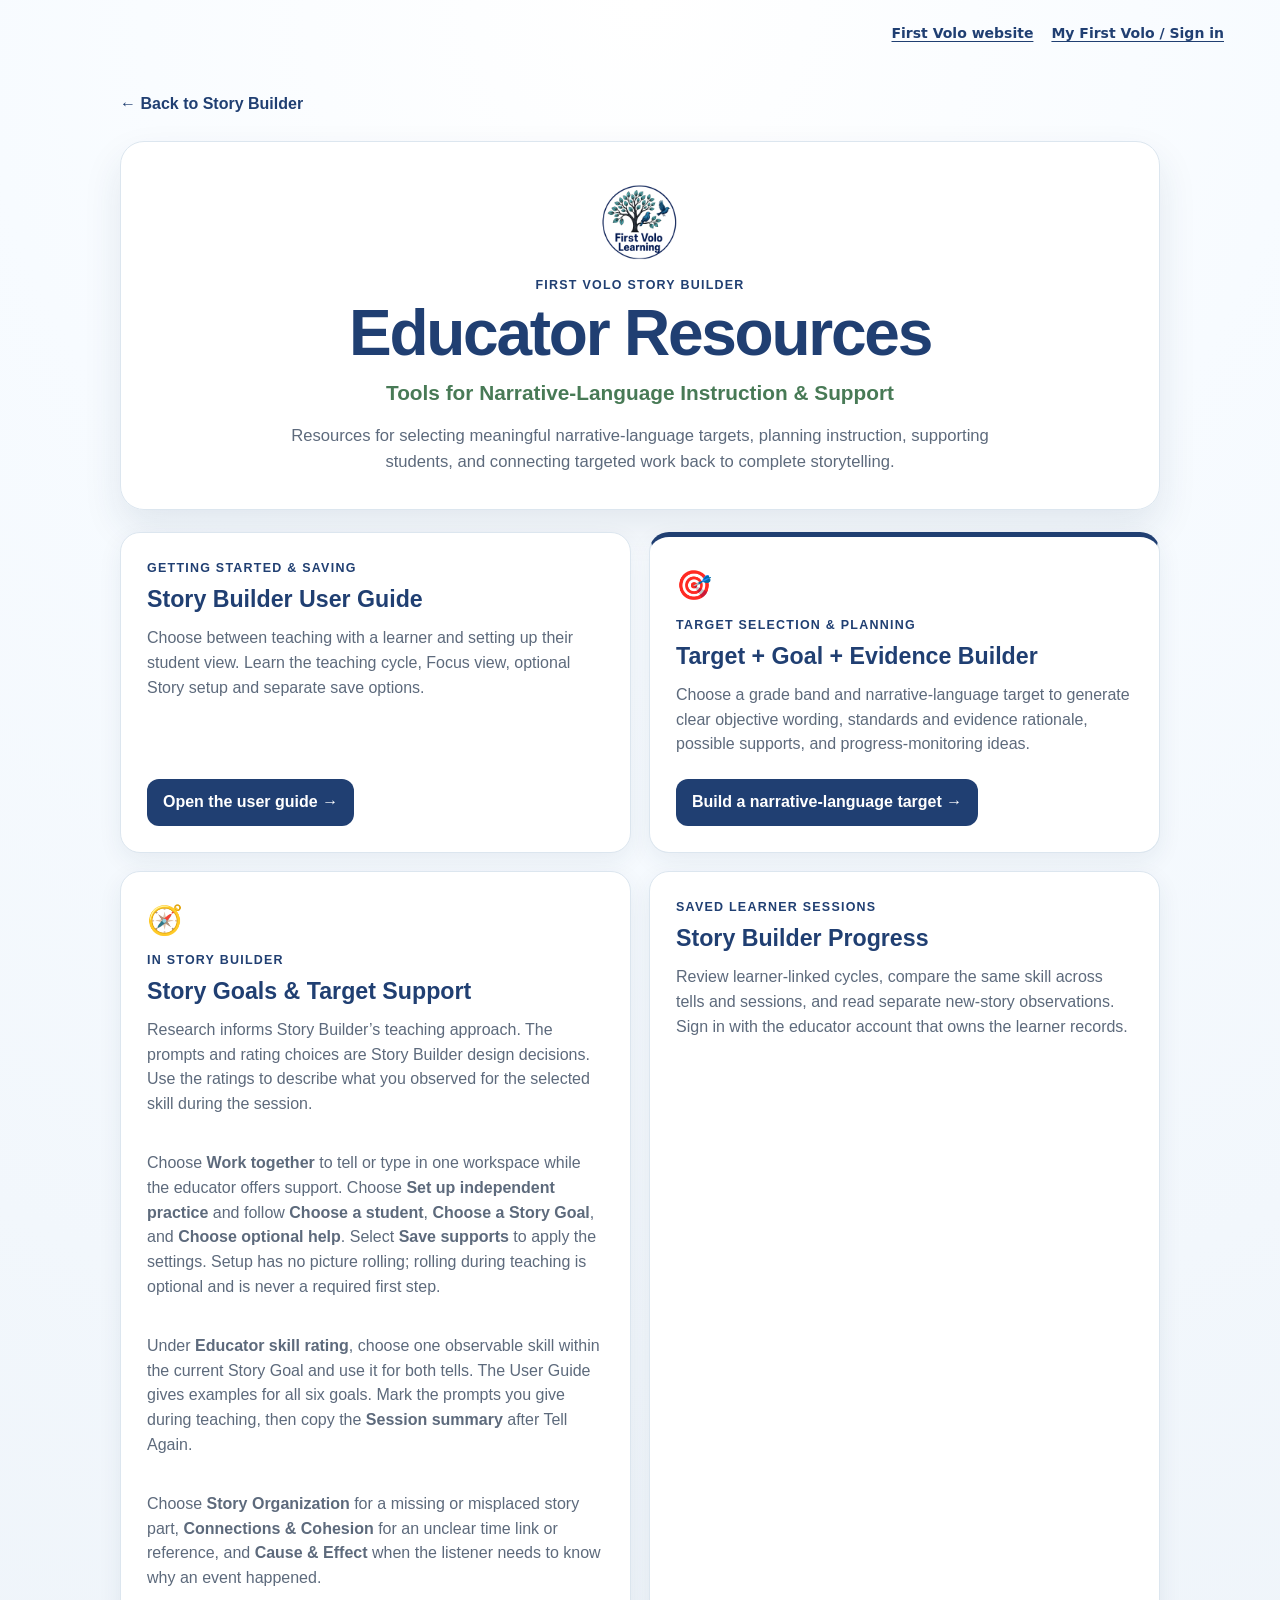
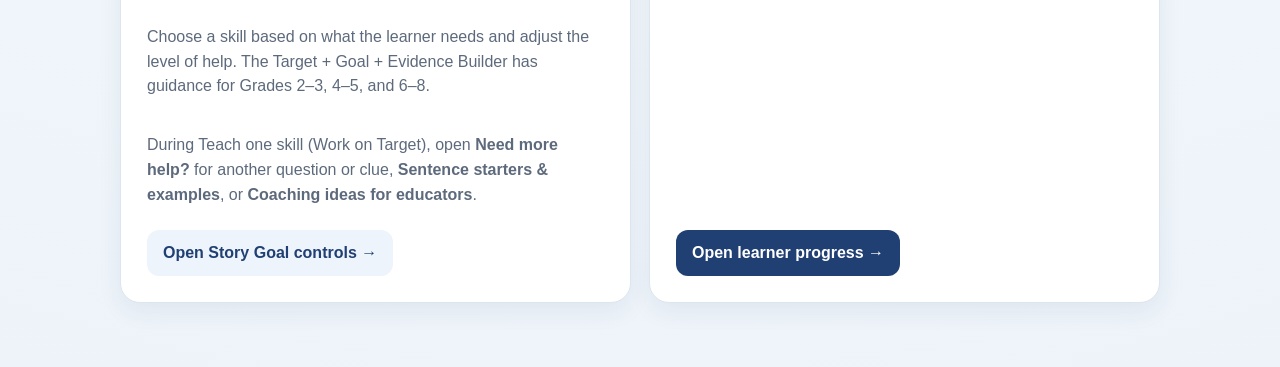
<file: educator-resources.html>
<!DOCTYPE html>
<html lang="en">
<head>
  <meta charset="UTF-8">
<meta http-equiv="Content-Security-Policy" content="default-src &#x27;self&#x27;; base-uri &#x27;none&#x27;; object-src &#x27;none&#x27;; script-src &#x27;self&#x27; https://cdn.jsdelivr.net ; script-src-attr &#x27;none&#x27;; style-src &#x27;self&#x27; &#x27;unsafe-inline&#x27; https://fonts.googleapis.com; font-src &#x27;self&#x27; data: https://fonts.gstatic.com; img-src &#x27;self&#x27; data: blob:; media-src &#x27;self&#x27; blob:; connect-src &#x27;self&#x27; https://apkvvspubolyxlqtlkto.supabase.co wss://apkvvspubolyxlqtlkto.supabase.co; form-action &#x27;self&#x27;; worker-src &#x27;self&#x27; blob:; upgrade-insecure-requests">
<meta name="referrer" content="no-referrer">

<meta name="viewport" content="width=device-width, initial-scale=1.0">
  <title>Educator Resources | First Volo Story Builder</title>
  <link rel="stylesheet" href="educator-resources.css">
<link rel="stylesheet" href="account-navigation.css?v=20261027">
</head>
<body>
<nav class="first-volo-site-nav" aria-label="First Volo website and account">
  <a href="https://firstvololearning.com/">First Volo website</a>
  <a href="https://firstvololearning-ctrl.github.io/First-Volo-Account/">My First Volo / Sign in</a>
</nav>

  <main class="resources-shell">
    <a class="back-link" href="index.html">← Back to Story Builder</a>

    <header class="resources-header">
      <img src="assets/logo/logo.png" alt="First Volo Learning" class="resources-logo">
      <p class="eyebrow">FIRST VOLO STORY BUILDER</p>
      <h1>Educator Resources</h1>
      <p class="subtitle">Tools for Narrative-Language Instruction &amp; Support</p>
      <p class="intro">
        Resources for selecting meaningful narrative-language targets, planning instruction,
        supporting students, and connecting targeted work back to complete storytelling.
      </p>
    </header>

    <section class="resource-grid" aria-label="Educator resources">
      <article class="resource-card"><p class="resource-type">GETTING STARTED &amp; SAVING</p><h2>Story Builder User Guide</h2><p>Choose between teaching with a learner and setting up their student view. Learn the teaching cycle, Focus view, optional Story setup and separate save options.</p><a class="resource-cta" href="user-guide.html">Open the user guide →</a></article>
      <article class="resource-card featured">
        <div class="resource-icon" aria-hidden="true">🎯</div>
        <p class="resource-type">TARGET SELECTION &amp; PLANNING</p>
        <h2>Target + Goal + Evidence Builder</h2>
        <p>
          Choose a grade band and narrative-language target to generate clear objective wording,
          standards and evidence rationale, possible supports, and progress-monitoring ideas.
        </p>
        <a class="resource-cta" href="story-builder-target-builder.html">
          Build a narrative-language target →
        </a>
      </article>

      <article class="resource-card">
        <div class="resource-icon" aria-hidden="true">🧭</div>
        <p class="resource-type">IN STORY BUILDER</p>
        <h2>Story Goals &amp; Target Support</h2>
        <p>Research informs Story Builder’s teaching approach. The prompts and rating choices are Story Builder design decisions. Use the ratings to describe what you observed for the selected skill during the session.</p>
        <p>
          Choose <strong>Work together</strong> to tell or type in one workspace while the educator offers support. Choose <strong>Set up independent practice</strong> and follow <strong>Choose a student</strong>, <strong>Choose a Story Goal</strong>, and <strong>Choose optional help</strong>. Select <strong>Save supports</strong> to apply the settings. Setup has no picture rolling; rolling during teaching is optional and is never a required first step.
        </p>
        <p>Under <strong>Educator skill rating</strong>, choose one observable skill within the current Story Goal and use it for both tells. The User Guide gives examples for all six goals. Mark the prompts you give during teaching, then copy the <strong>Session summary</strong> after Tell Again.</p>
        <p>Choose <strong>Story Organization</strong> for a missing or misplaced story part, <strong>Connections &amp; Cohesion</strong> for an unclear time link or reference, and <strong>Cause &amp; Effect</strong> when the listener needs to know why an event happened.</p>
        <p>Choose a skill based on what the learner needs and adjust the level of help. The Target + Goal + Evidence Builder has guidance for Grades 2–3, 4–5, and 6–8.</p>
        <p>During Teach one skill (Work on Target), open <strong>Need more help?</strong> for another question or clue, <strong>Sentence starters &amp; examples</strong>, or <strong>Coaching ideas for educators</strong>.</p>
        <a class="resource-cta secondary" href="index.html#storyGoalHeading">
          Open Story Goal controls →
        </a>
      </article>
      <article class="resource-card"><p class="resource-type">SAVED LEARNER SESSIONS</p><h2>Story Builder Progress</h2><p>Review learner-linked cycles, compare the same skill across tells and sessions, and read separate new-story observations. Sign in with the educator account that owns the learner records.</p><a class="resource-cta" href="story-builder-progress.html">Open learner progress →</a></article>
    </section>
  </main>
</body>
</html>
</file>
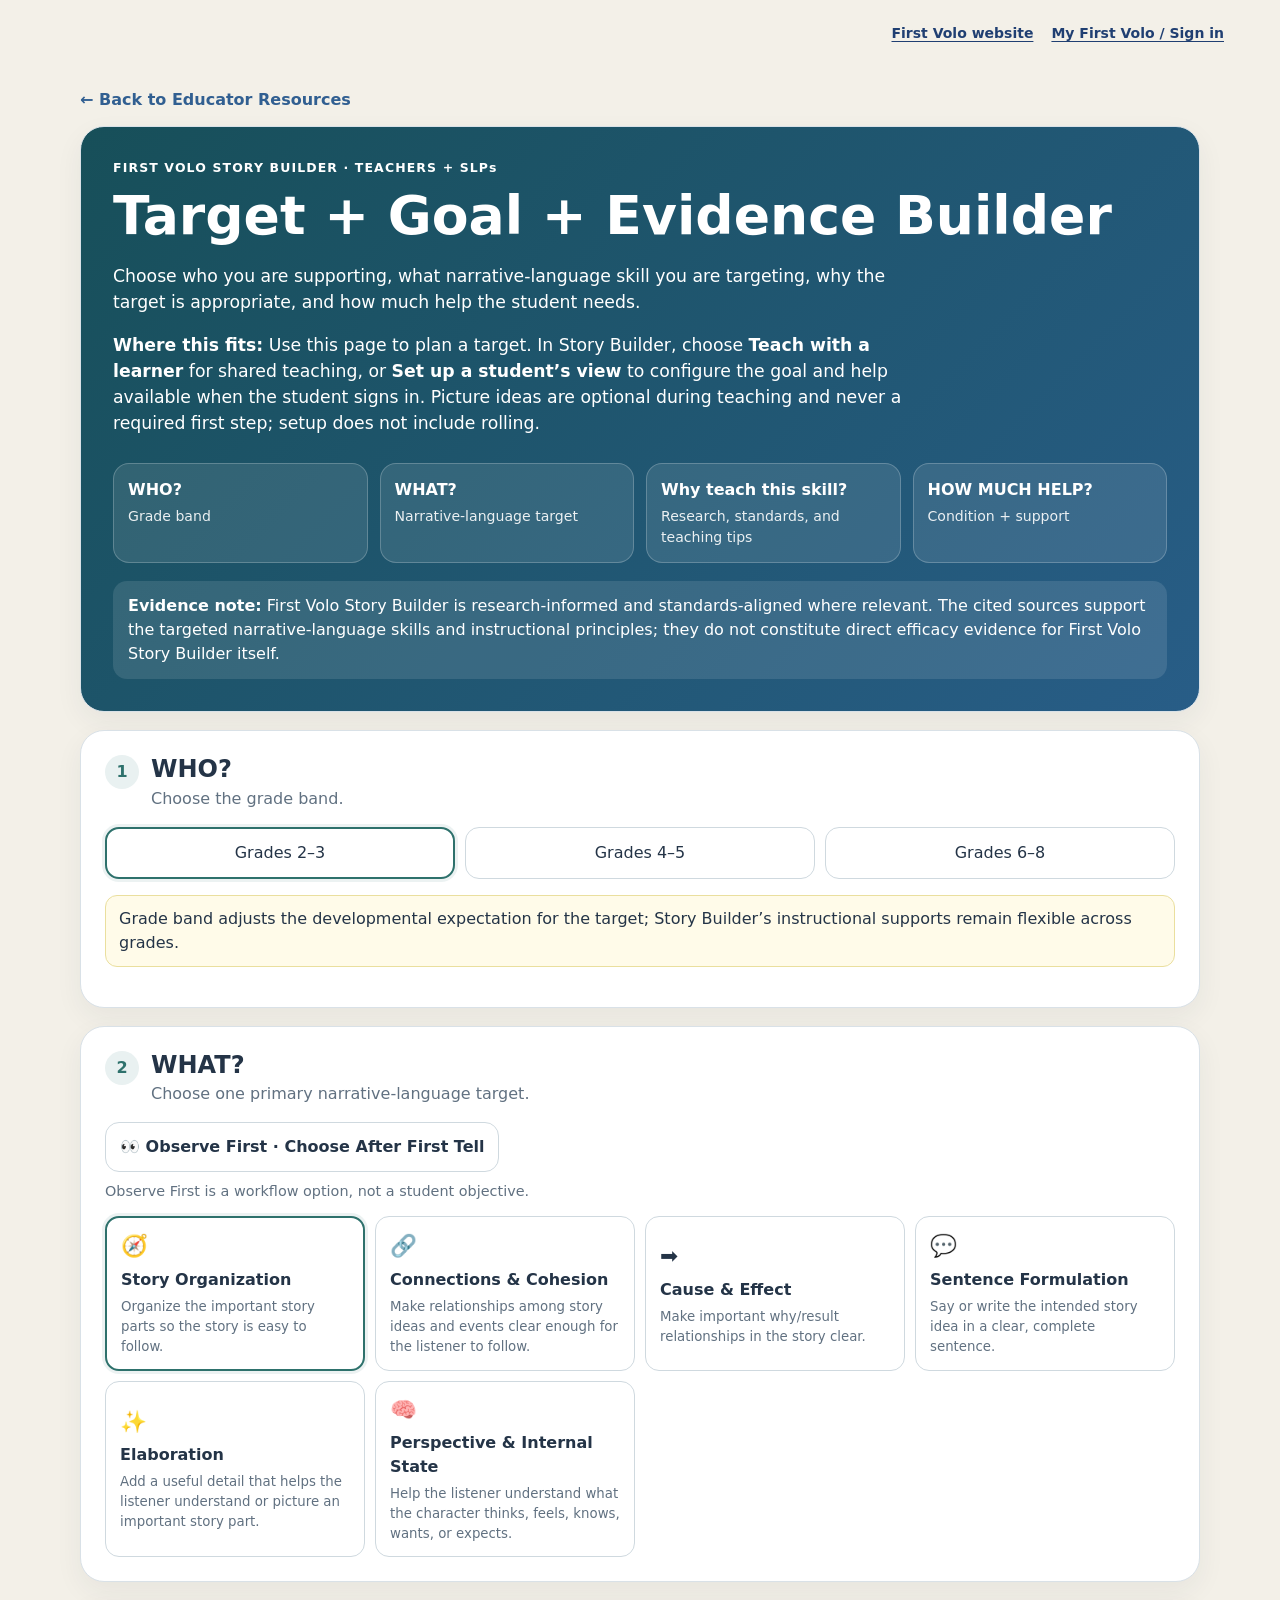
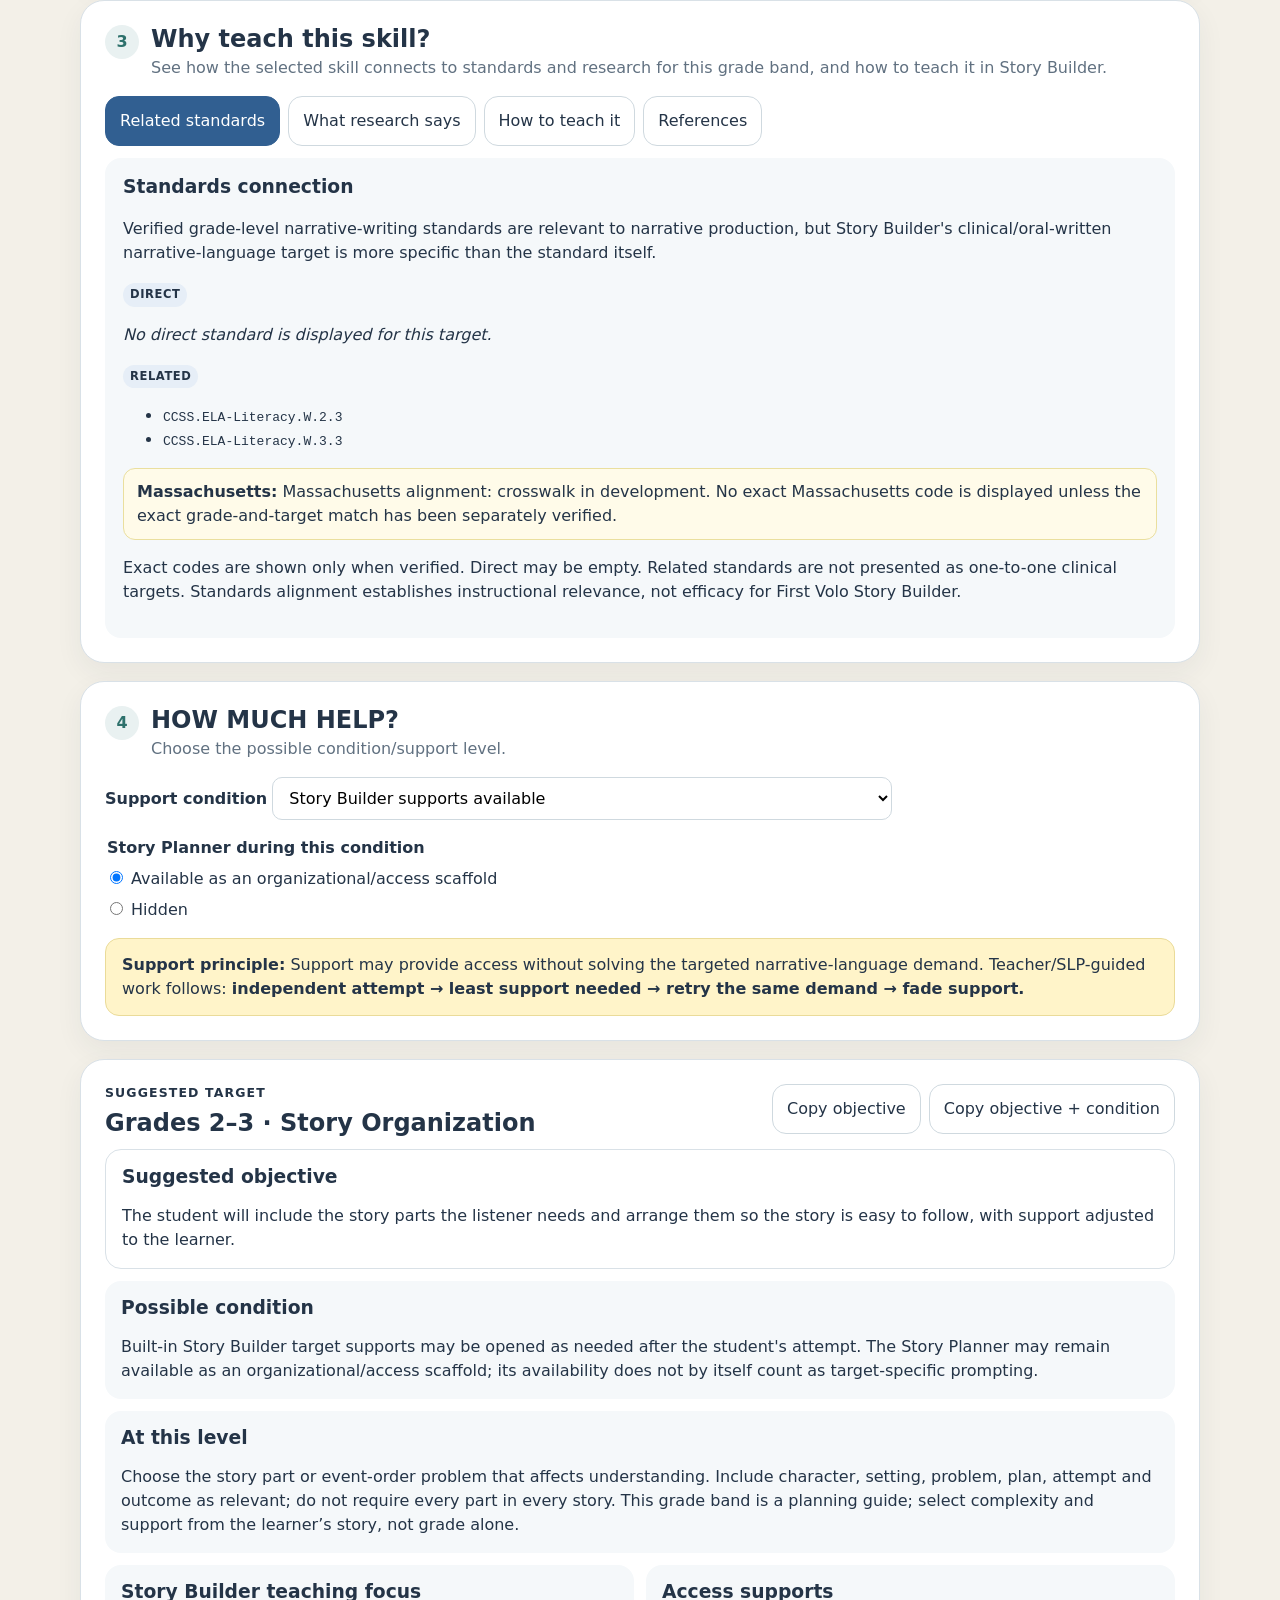
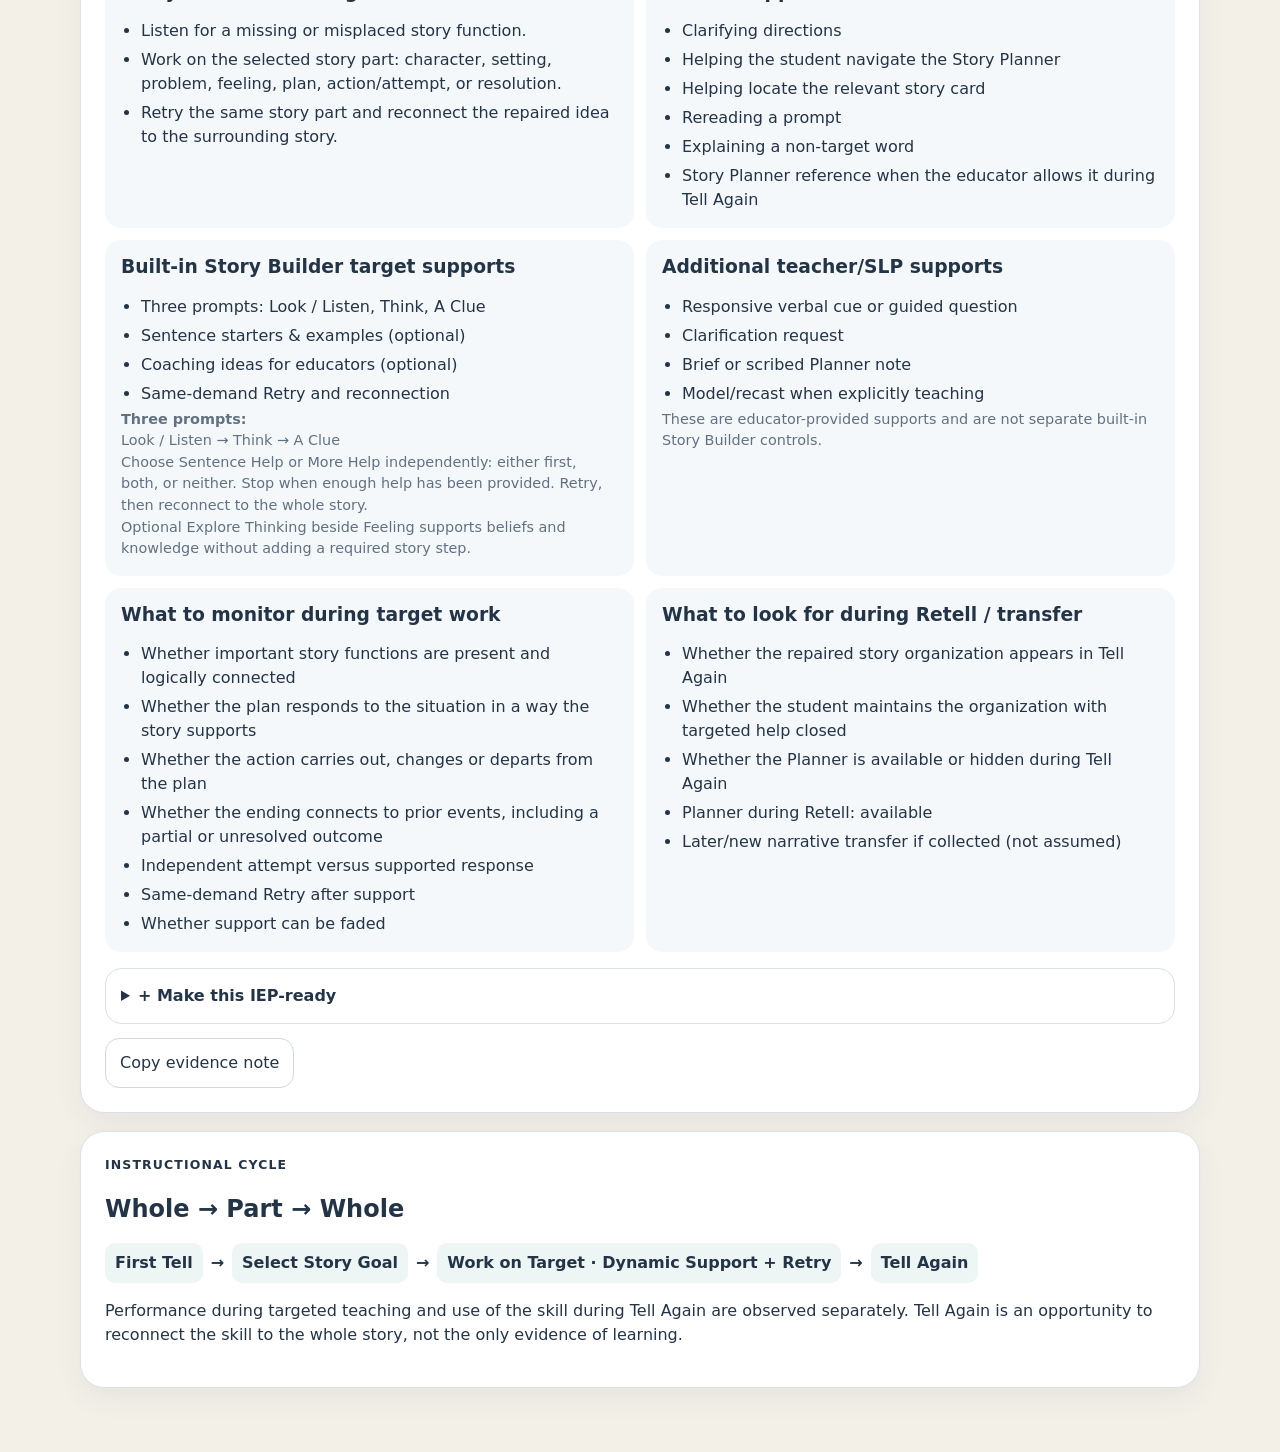
<file: story-builder-target-builder.html>
<!DOCTYPE html>
<html lang="en">
<head>
  <meta charset="UTF-8">
<meta http-equiv="Content-Security-Policy" content="default-src &#x27;self&#x27;; base-uri &#x27;none&#x27;; object-src &#x27;none&#x27;; script-src &#x27;self&#x27; https://cdn.jsdelivr.net ; script-src-attr &#x27;none&#x27;; style-src &#x27;self&#x27; &#x27;unsafe-inline&#x27; https://fonts.googleapis.com; font-src &#x27;self&#x27; data: https://fonts.gstatic.com; img-src &#x27;self&#x27; data: blob:; media-src &#x27;self&#x27; blob:; connect-src &#x27;self&#x27; https://apkvvspubolyxlqtlkto.supabase.co wss://apkvvspubolyxlqtlkto.supabase.co; form-action &#x27;self&#x27;; worker-src &#x27;self&#x27; blob:; upgrade-insecure-requests">
<meta name="referrer" content="no-referrer">

<meta name="viewport" content="width=device-width, initial-scale=1.0">
  <title>Target + Goal + Evidence Builder | First Volo Story Builder</title>
  <link rel="stylesheet" href="story-builder-target-builder.css">
<link rel="stylesheet" href="account-navigation.css?v=20261027">
</head>
<body>
<nav class="first-volo-site-nav" aria-label="First Volo website and account">
  <a href="https://firstvololearning.com/">First Volo website</a>
  <a href="https://firstvololearning-ctrl.github.io/First-Volo-Account/">My First Volo / Sign in</a>
</nav>

  <main class="builder-shell">
    <a class="builder-back-link" href="educator-resources.html">← Back to Educator Resources</a>
    <header class="hero">
      <p class="eyebrow">FIRST VOLO STORY BUILDER · TEACHERS + SLPs</p>
      <h1>Target + Goal + Evidence Builder</h1>
      <p class="lede">
        Choose who you are supporting, what narrative-language skill you are targeting,
        why the target is appropriate, and how much help the student needs.
      </p>

      <p class="lede"><strong>Where this fits:</strong> Use this page to plan a target. In Story Builder, choose <strong>Teach with a learner</strong> for shared teaching, or <strong>Set up a student’s view</strong> to configure the goal and help available when the student signs in. Picture ideas are optional during teaching and never a required first step; setup does not include rolling.</p>
      <ol class="logic-strip" aria-label="Builder sequence">
        <li><strong>WHO?</strong><span>Grade band</span></li>
        <li><strong>WHAT?</strong><span>Narrative-language target</span></li>
        <li><strong>Why teach this skill?</strong><span>Research, standards, and teaching tips</span></li>
        <li><strong>HOW MUCH HELP?</strong><span>Condition + support</span></li>
      </ol>

      <p class="evidence-disclaimer">
        <strong>Evidence note:</strong> First Volo Story Builder is research-informed and
        standards-aligned where relevant. The cited sources support the targeted
        narrative-language skills and instructional principles; they do not constitute
        direct efficacy evidence for First Volo Story Builder itself.
      </p>
    </header>

    <section class="builder-panel" aria-labelledby="whoTitle">
      <div class="step-head"><span>1</span><div><h2 id="whoTitle">WHO?</h2><p>Choose the grade band.</p></div></div>
      <div id="gradeChoices" class="choice-row" role="group" aria-label="Grade band">
        <button type="button" data-grade="2-3" aria-pressed="true">Grades 2–3</button>
        <button type="button" data-grade="4-5" aria-pressed="false">Grades 4–5</button>
        <button type="button" data-grade="6-8" aria-pressed="false">Grades 6–8</button>
      </div>
      <p class="note product-grounding-note">
        Grade band adjusts the developmental expectation for the target; Story Builder’s instructional supports remain flexible across grades.
      </p>
    </section>

    <section class="builder-panel" aria-labelledby="whatTitle">
      <div class="step-head"><span>2</span><div><h2 id="whatTitle">WHAT?</h2><p>Choose one primary narrative-language target.</p></div></div>
      <button type="button" id="observeFirstButton" class="observe-first">
        👀 Observe First · Choose After First Tell
      </button>
      <p class="microcopy">Observe First is a workflow option, not a student objective.</p>
      <div id="targetChoices" class="target-grid" role="group" aria-label="Narrative-language target"></div>
    </section>

    <section class="builder-panel" aria-labelledby="whyTitle">
      <div class="step-head"><span>3</span><div><h2 id="whyTitle">Why teach this skill?</h2><p>See how the selected skill connects to standards and research for this grade band, and how to teach it in Story Builder.</p></div></div>

      <div class="tabs" role="tablist" aria-label="Why this target">
        <button type="button" role="tab" id="tabStandards" data-tab="standards" aria-selected="true" tabindex="0">Related standards</button>
        <button type="button" role="tab" id="tabResearch" data-tab="research" aria-selected="false" tabindex="-1">What research says</button>
        <button type="button" role="tab" id="tabSystem" data-tab="system" aria-selected="false" tabindex="-1">How to teach it</button>
        <button type="button" role="tab" id="tabSources" data-tab="sources" aria-selected="false" tabindex="-1">References</button>
      </div>

      <div id="whyPanel" class="why-panel" role="tabpanel" aria-live="polite"></div>
    </section>

    <section class="builder-panel" aria-labelledby="supportTitle">
      <div class="step-head"><span>4</span><div><h2 id="supportTitle">HOW MUCH HELP?</h2><p>Choose the possible condition/support level.</p></div></div>

      <label class="field-label" for="supportSelect">Support condition</label>
      <select id="supportSelect">
        <option value="program">Story Builder supports available</option>
        <option value="teacher">Teacher/SLP-guided support as needed</option>
        <option value="independent">Independent</option>
        <option value="explicit">Explicit teaching / high support</option>
      </select>

      <fieldset class="planner-choice">
        <legend>Story Planner during this condition</legend>
        <label><input type="radio" name="planner" value="available" checked> Available as an organizational/access scaffold</label>
        <label><input type="radio" name="planner" value="hidden"> Hidden</label>
      </fieldset>

      <div class="support-principle">
        <strong>Support principle:</strong>
        Support may provide access without solving the targeted narrative-language
        demand. Teacher/SLP-guided work follows:
        <strong>independent attempt → least support needed → retry the same demand → fade support.</strong>
      </div>
    </section>

    <section class="result-card" id="resultCard" aria-live="polite">
      <div class="result-head">
        <div>
          <p class="eyebrow">SUGGESTED TARGET</p>
          <h2 id="resultTitle">Your Story Builder target</h2>
        </div>
        <div class="copy-actions">
          <button type="button" id="copyObjective">Copy objective</button>
          <button type="button" id="copyObjectiveCondition">Copy objective + condition</button>
        </div>
      </div>

      <div id="observeResult" class="observe-result hidden">
        <h3>Observe First</h3>
        <p>
          No student objective is generated yet. Complete the First Tell, identify the most
          meaningful narrative-language breakdown, then select one of the seven targets.
        </p>
      </div>

      <div id="targetResult">
        <article class="result-section primary">
          <h3>Suggested objective</h3>
          <p id="objectiveText"></p>
        </article>

        <article class="result-section">
          <h3>Possible condition</h3>
          <p id="conditionText"></p>
        </article>

        <article class="result-section">
          <h3>At this level</h3>
          <p id="developmentalText"></p>
        </article>

        <div class="two-col">
          <article class="result-section">
            <h3>Story Builder teaching focus</h3>
            <ul id="teachingList"></ul>
          </article>

          <article class="result-section">
            <h3>Access supports</h3>
            <ul id="accessSupportList"></ul>
          </article>
        </div>

        <div class="two-col">
          <article class="result-section">
            <h3>Built-in Story Builder target supports</h3>
            <ul id="targetSupportList"></ul>
            <p class="microcopy"><strong>Three prompts:</strong><br>Look / Listen → Think → A Clue<br>Choose Sentence Help or More Help independently: either first, both, or neither. Stop when enough help has been provided. Retry, then reconnect to the whole story.<br>Optional Explore Thinking beside Feeling supports beliefs and knowledge without adding a required story step.</p>
          </article>

          <article class="result-section">
            <h3>Additional teacher/SLP supports</h3>
            <ul id="educatorSupportList"></ul>
            <p class="microcopy">These are educator-provided supports and are not separate built-in Story Builder controls.</p>
          </article>
        </div>

        <div class="two-col">
          <article class="result-section">
            <h3>What to monitor during target work</h3>
            <ul id="monitorList"></ul>
          </article>

          <article class="result-section">
            <h3>What to look for during Retell / transfer</h3>
            <ul id="transferList"></ul>
          </article>
        </div>

        <details class="iep-box">
          <summary>+ Make this IEP-ready</summary>
          <p>
            The objective stays canonical. Add an individualized criterion or sampling rule
            only if it fits the student and local IEP requirements.
          </p>
          <label>
            Optional criterion
            <input id="criterionInput" type="text" placeholder="e.g., your individualized criterion">
          </label>
          <label>
            Optional sampling/context
            <input id="samplingInput" type="text" placeholder="e.g., across your chosen sessions/contexts">
          </label>
          <div class="iep-preview">
            <h3>IEP-style wording</h3>
            <p id="iepText">Add a criterion to generate IEP-style wording.</p>
            <button type="button" id="copyIep" disabled>Copy IEP wording</button>
          </div>
        </details>

        <div class="evidence-copy">
          <button type="button" id="copyEvidence">Copy evidence note</button>
        </div>
      </div>
    </section>

    <section class="cycle-card" aria-labelledby="cycleTitle">
      <p class="eyebrow">INSTRUCTIONAL CYCLE</p>
      <h2 id="cycleTitle">Whole → Part → Whole</h2>
      <div class="cycle">
        <span>First Tell</span><b>→</b>
        <span>Select Story Goal</span><b>→</b>
        <span>Work on Target · Dynamic Support + Retry</span><b>→</b>
        <span>Tell Again</span>
      </div>
      <p>
        Performance during targeted teaching and use of the skill during Tell Again are observed separately.
        Tell Again is an opportunity to reconnect the skill to the whole story, not the only evidence of learning.
      </p>
    </section>
  </main>

  <script src="story-builder-target-builder.js"></script>
</body>
</html>
</file>
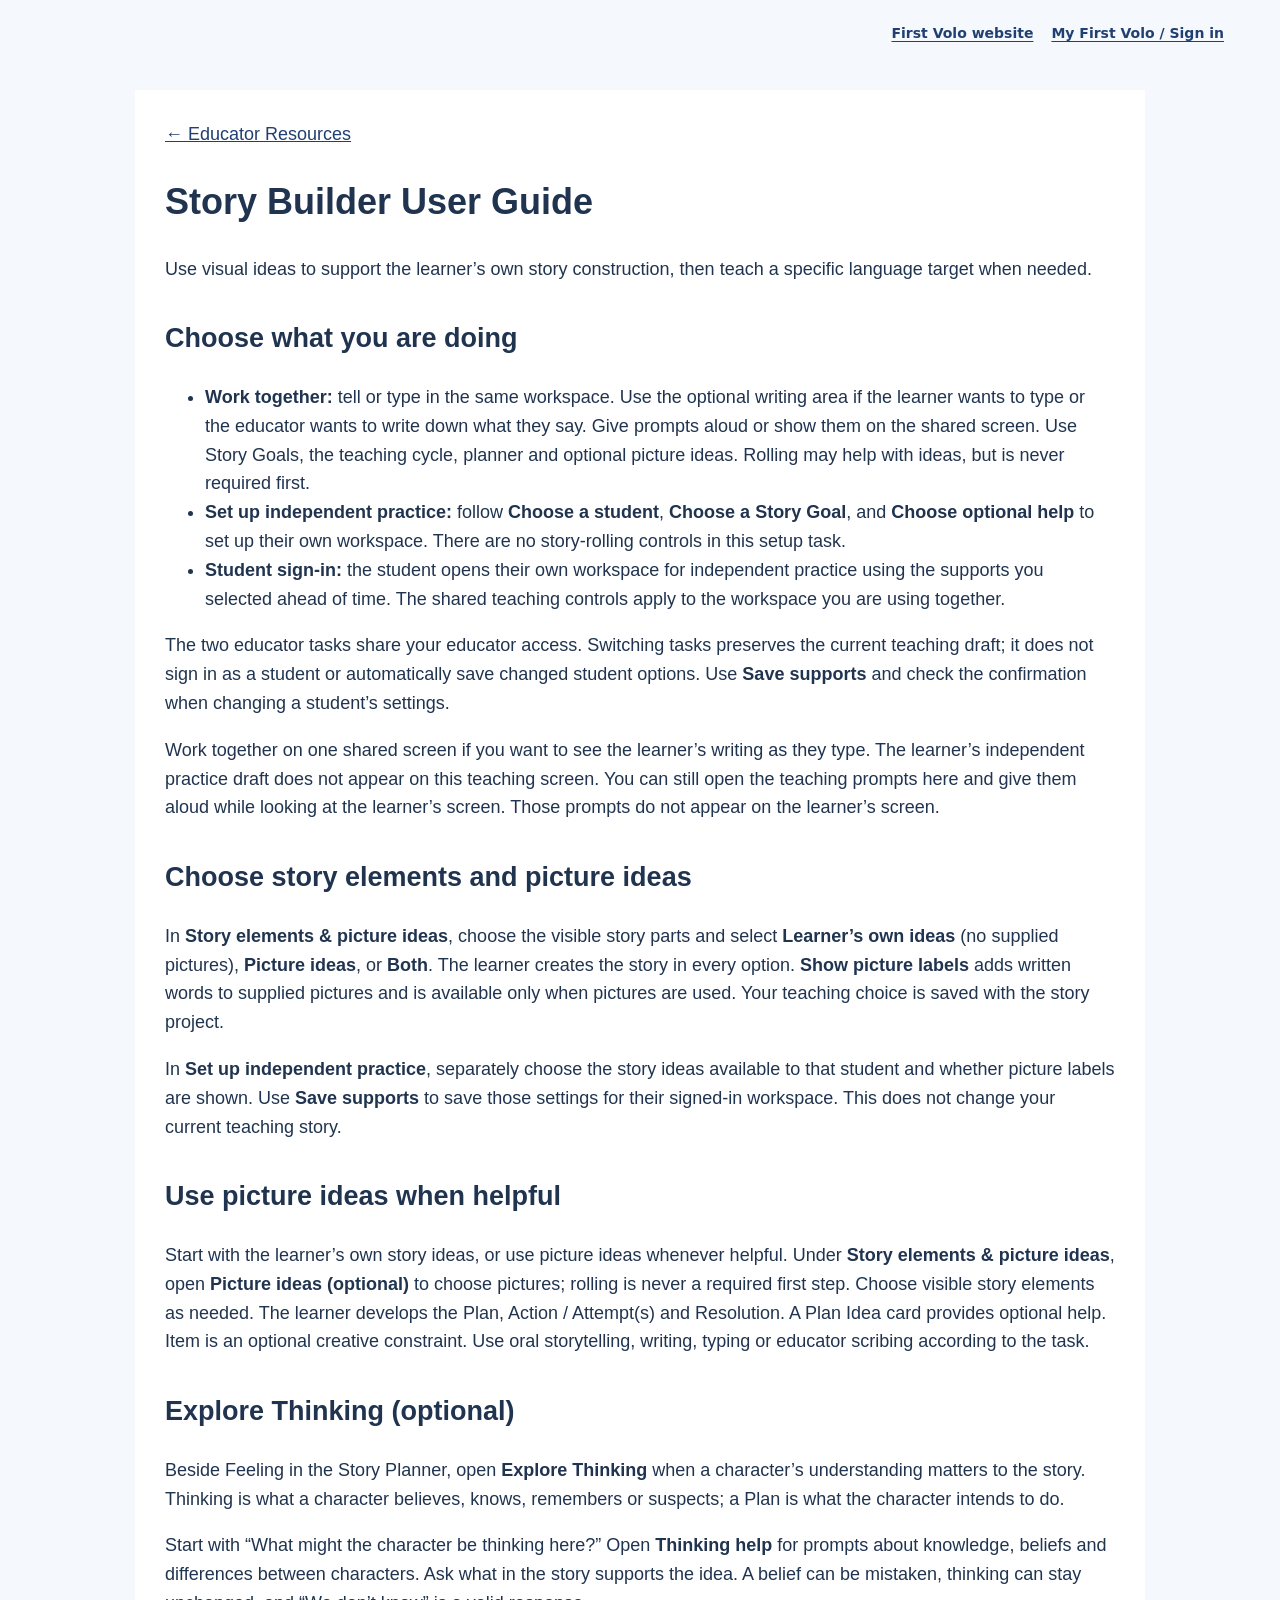
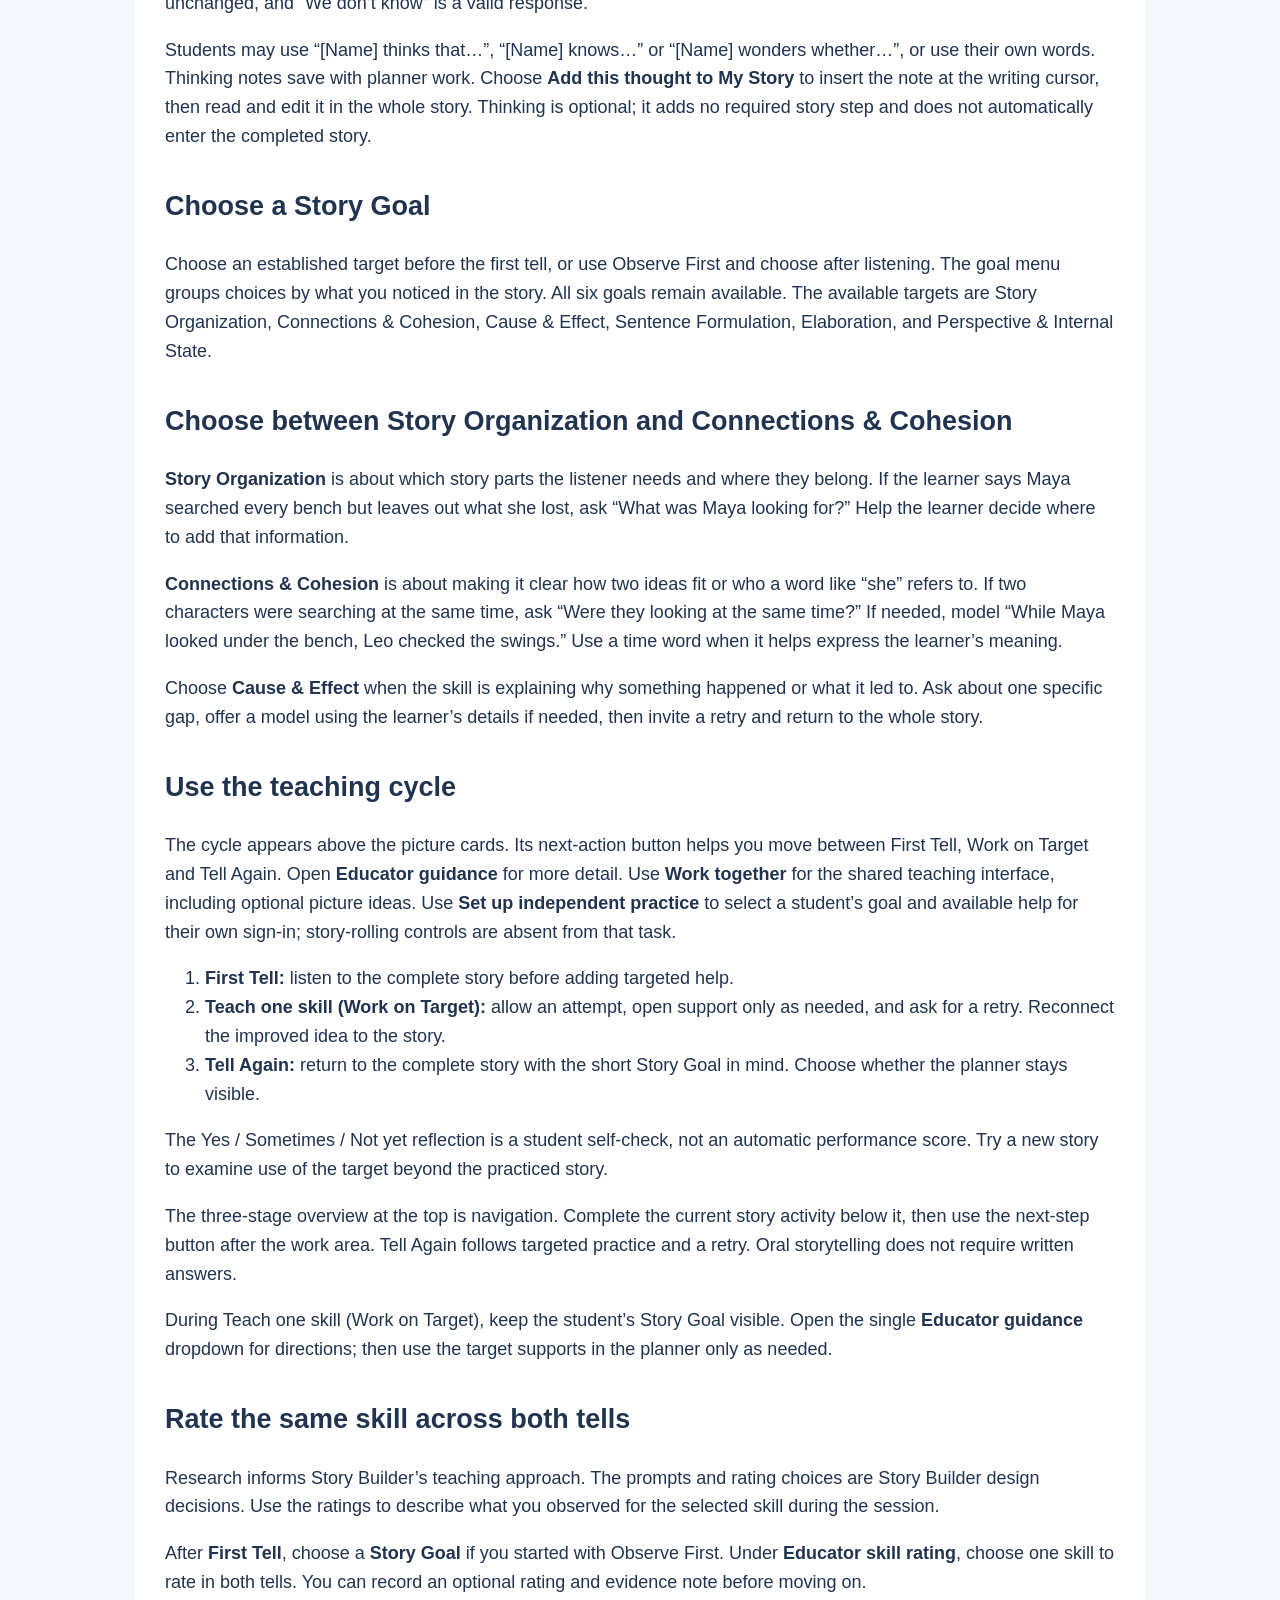
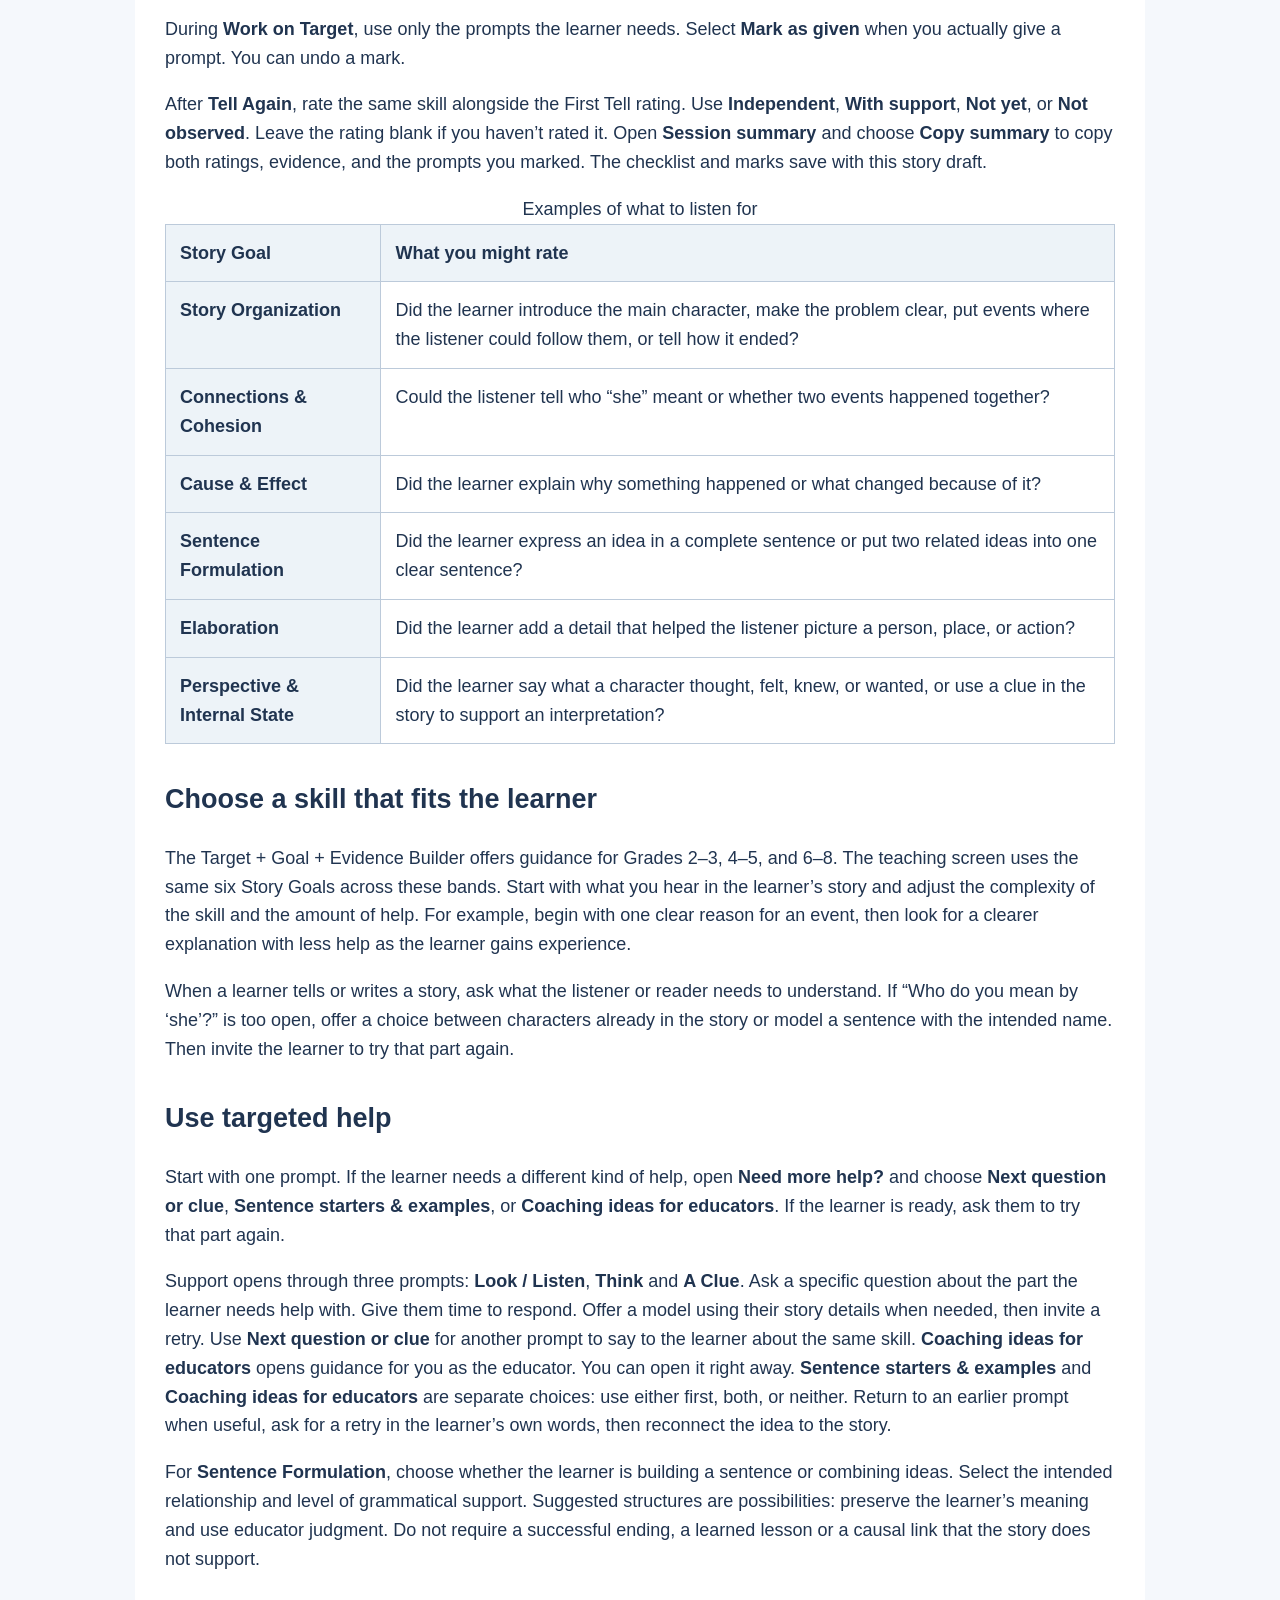
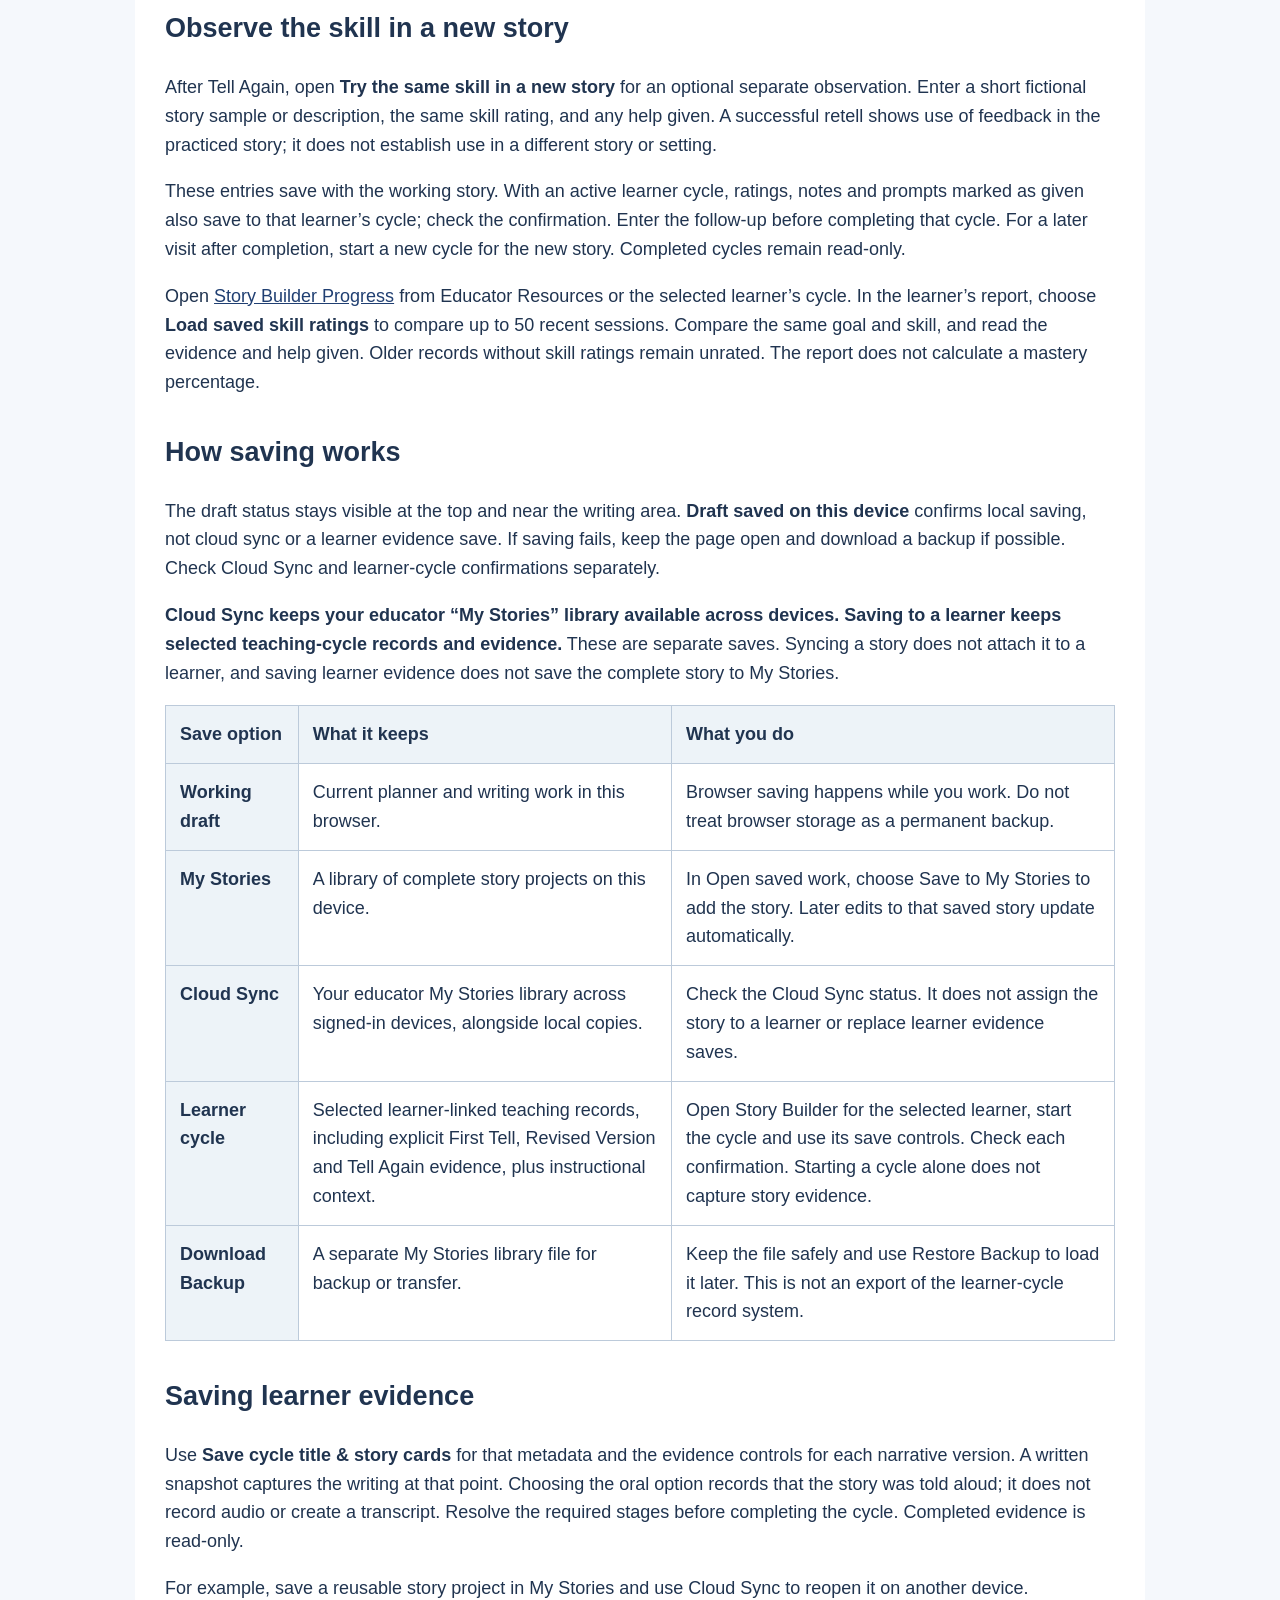
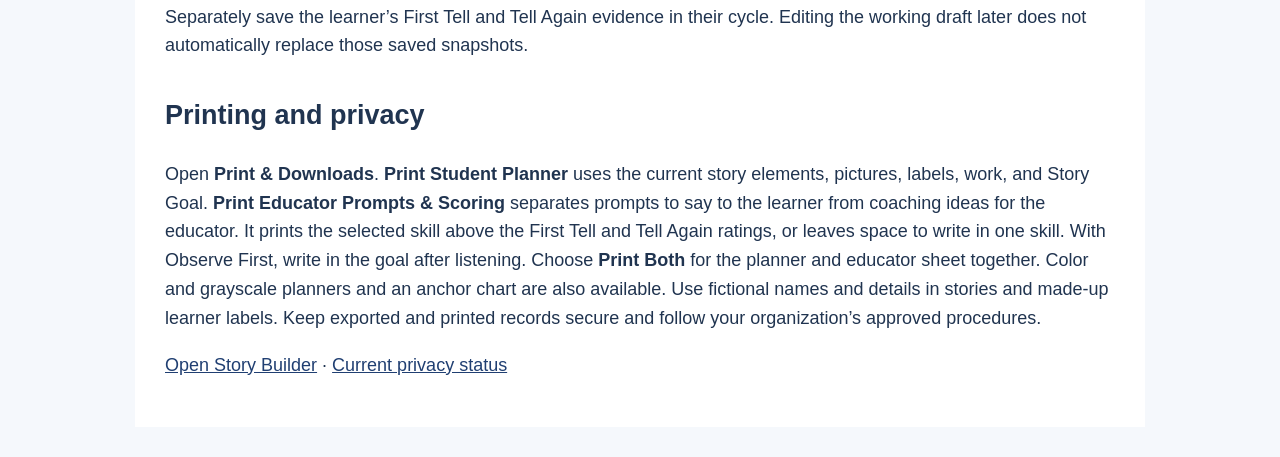
<file: user-guide.html>
<!doctype html><html lang="en"><head><meta charset="utf-8">
<meta http-equiv="Content-Security-Policy" content="default-src &#x27;self&#x27;; base-uri &#x27;none&#x27;; object-src &#x27;none&#x27;; script-src &#x27;self&#x27; https://cdn.jsdelivr.net ; script-src-attr &#x27;none&#x27;; style-src &#x27;self&#x27; &#x27;unsafe-inline&#x27; https://fonts.googleapis.com; font-src &#x27;self&#x27; data: https://fonts.gstatic.com; img-src &#x27;self&#x27; data: blob:; media-src &#x27;self&#x27; blob:; connect-src &#x27;self&#x27; https://apkvvspubolyxlqtlkto.supabase.co wss://apkvvspubolyxlqtlkto.supabase.co; form-action &#x27;self&#x27;; worker-src &#x27;self&#x27; blob:; upgrade-insecure-requests">
<meta name="referrer" content="no-referrer">

<meta name="viewport" content="width=device-width,initial-scale=1"><title>User Guide | First Volo Story Builder</title><style>body{font:18px/1.6 Arial,sans-serif;background:#f5f8fc;color:#203450;margin:0}main{max-width:950px;margin:30px auto;padding:30px;background:white}h1{font-size:36px}h2{margin-top:34px}a{color:#203f72}table{border-collapse:collapse;width:100%}th,td{border:1px solid #bccada;padding:14px;text-align:left;vertical-align:top}th{background:#edf3f8}a:focus-visible{outline:3px solid #ad6411}.table-wrap{overflow-x:auto}@media(max-width:600px){main{margin:0;padding:20px}table{min-width:650px}}</style><link rel="stylesheet" href="account-navigation.css?v=20261027">
</head><body>
<nav class="first-volo-site-nav" aria-label="First Volo website and account">
  <a href="https://firstvololearning.com/">First Volo website</a>
  <a href="https://firstvololearning-ctrl.github.io/First-Volo-Account/">My First Volo / Sign in</a>
</nav>
<main><a href="educator-resources.html">← Educator Resources</a><h1>Story Builder User Guide</h1><p>Use visual ideas to support the learner’s own story construction, then teach a specific language target when needed.</p><h2>Choose what you are doing</h2><ul><li><strong>Work together:</strong> tell or type in the same workspace. Use the optional writing area if the learner wants to type or the educator wants to write down what they say. Give prompts aloud or show them on the shared screen. Use Story Goals, the teaching cycle, planner and optional picture ideas. Rolling may help with ideas, but is never required first.</li><li><strong>Set up independent practice:</strong> follow <strong>Choose a student</strong>, <strong>Choose a Story Goal</strong>, and <strong>Choose optional help</strong> to set up their own workspace. There are no story-rolling controls in this setup task.</li><li><strong>Student sign-in:</strong> the student opens their own workspace for independent practice using the supports you selected ahead of time. The shared teaching controls apply to the workspace you are using together.</li></ul><p>The two educator tasks share your educator access. Switching tasks preserves the current teaching draft; it does not sign in as a student or automatically save changed student options. Use <strong>Save supports</strong> and check the confirmation when changing a student’s settings.</p><p>Work together on one shared screen if you want to see the learner’s writing as they type. The learner’s independent practice draft does not appear on this teaching screen. You can still open the teaching prompts here and give them aloud while looking at the learner’s screen. Those prompts do not appear on the learner’s screen.</p><h2>Choose story elements and picture ideas</h2><p>In <strong>Story elements &amp; picture ideas</strong>, choose the visible story parts and select <strong>Learner’s own ideas</strong> (no supplied pictures), <strong>Picture ideas</strong>, or <strong>Both</strong>. The learner creates the story in every option. <strong>Show picture labels</strong> adds written words to supplied pictures and is available only when pictures are used. Your teaching choice is saved with the story project.</p><p>In <strong>Set up independent practice</strong>, separately choose the story ideas available to that student and whether picture labels are shown. Use <strong>Save supports</strong> to save those settings for their signed-in workspace. This does not change your current teaching story.</p><h2>Use picture ideas when helpful</h2><p>Start with the learner’s own story ideas, or use picture ideas whenever helpful. Under <strong>Story elements &amp; picture ideas</strong>, open <strong>Picture ideas (optional)</strong> to choose pictures; rolling is never a required first step. Choose visible story elements as needed. The learner develops the Plan, Action / Attempt(s) and Resolution. A Plan Idea card provides optional help. Item is an optional creative constraint. Use oral storytelling, writing, typing or educator scribing according to the task.</p><h2>Explore Thinking (optional)</h2><p>Beside Feeling in the Story Planner, open <strong>Explore Thinking</strong> when a character’s understanding matters to the story. Thinking is what a character believes, knows, remembers or suspects; a Plan is what the character intends to do.</p><p>Start with “What might the character be thinking here?” Open <strong>Thinking help</strong> for prompts about knowledge, beliefs and differences between characters. Ask what in the story supports the idea. A belief can be mistaken, thinking can stay unchanged, and “We don’t know” is a valid response.</p><p>Students may use “[Name] thinks that…”, “[Name] knows…” or “[Name] wonders whether…”, or use their own words. Thinking notes save with planner work. Choose <strong>Add this thought to My Story</strong> to insert the note at the writing cursor, then read and edit it in the whole story. Thinking is optional; it adds no required story step and does not automatically enter the completed story.</p><h2>Choose a Story Goal</h2><p>Choose an established target before the first tell, or use Observe First and choose after listening. The goal menu groups choices by what you noticed in the story. All six goals remain available. The available targets are Story Organization, Connections &amp; Cohesion, Cause &amp; Effect, Sentence Formulation, Elaboration, and Perspective &amp; Internal State.</p><h2>Choose between Story Organization and Connections &amp; Cohesion</h2>
<p><strong>Story Organization</strong> is about which story parts the listener needs and where they belong. If the learner says Maya searched every bench but leaves out what she lost, ask “What was Maya looking for?” Help the learner decide where to add that information.</p>
<p><strong>Connections &amp; Cohesion</strong> is about making it clear how two ideas fit or who a word like “she” refers to. If two characters were searching at the same time, ask “Were they looking at the same time?” If needed, model “While Maya looked under the bench, Leo checked the swings.” Use a time word when it helps express the learner’s meaning.</p>
<p>Choose <strong>Cause &amp; Effect</strong> when the skill is explaining why something happened or what it led to. Ask about one specific gap, offer a model using the learner’s details if needed, then invite a retry and return to the whole story.</p>
<h2>Use the teaching cycle</h2><p>The cycle appears above the picture cards. Its next-action button helps you move between First Tell, Work on Target and Tell Again. Open <strong>Educator guidance</strong> for more detail. Use <strong>Work together</strong> for the shared teaching interface, including optional picture ideas. Use <strong>Set up independent practice</strong> to select a student’s goal and available help for their own sign-in; story-rolling controls are absent from that task.</p><ol><li><strong>First Tell:</strong> listen to the complete story before adding targeted help.</li><li><strong>Teach one skill (Work on Target):</strong> allow an attempt, open support only as needed, and ask for a retry. Reconnect the improved idea to the story.</li><li><strong>Tell Again:</strong> return to the complete story with the short Story Goal in mind. Choose whether the planner stays visible.</li></ol><p>The Yes / Sometimes / Not yet reflection is a student self-check, not an automatic performance score. Try a new story to examine use of the target beyond the practiced story.</p><p>The three-stage overview at the top is navigation. Complete the current story activity below it, then use the next-step button after the work area. Tell Again follows targeted practice and a retry. Oral storytelling does not require written answers.</p><p>During Teach one skill (Work on Target), keep the student’s Story Goal visible. Open the single <strong>Educator guidance</strong> dropdown for directions; then use the target supports in the planner only as needed.</p><h2>Rate the same skill across both tells</h2>
<p>Research informs Story Builder’s teaching approach. The prompts and rating choices are Story Builder design decisions. Use the ratings to describe what you observed for the selected skill during the session.</p>
<p>After <strong>First Tell</strong>, choose a <strong>Story Goal</strong> if you started with Observe First. Under <strong>Educator skill rating</strong>, choose one skill to rate in both tells. You can record an optional rating and evidence note before moving on.</p>
<p>During <strong>Work on Target</strong>, use only the prompts the learner needs. Select <strong>Mark as given</strong> when you actually give a prompt. You can undo a mark.</p>
<p>After <strong>Tell Again</strong>, rate the same skill alongside the First Tell rating. Use <strong>Independent</strong>, <strong>With support</strong>, <strong>Not yet</strong>, or <strong>Not observed</strong>. Leave the rating blank if you haven’t rated it. Open <strong>Session summary</strong> and choose <strong>Copy summary</strong> to copy both ratings, evidence, and the prompts you marked. The checklist and marks save with this story draft.</p>
<div class="table-wrap"><table><caption>Examples of what to listen for</caption><thead><tr><th scope="col">Story Goal</th><th scope="col">What you might rate</th></tr></thead><tbody><tr><th scope="row">Story Organization</th><td>Did the learner introduce the main character, make the problem clear, put events where the listener could follow them, or tell how it ended?</td></tr><tr><th scope="row">Connections &amp; Cohesion</th><td>Could the listener tell who “she” meant or whether two events happened together?</td></tr><tr><th scope="row">Cause &amp; Effect</th><td>Did the learner explain why something happened or what changed because of it?</td></tr><tr><th scope="row">Sentence Formulation</th><td>Did the learner express an idea in a complete sentence or put two related ideas into one clear sentence?</td></tr><tr><th scope="row">Elaboration</th><td>Did the learner add a detail that helped the listener picture a person, place, or action?</td></tr><tr><th scope="row">Perspective &amp; Internal State</th><td>Did the learner say what a character thought, felt, knew, or wanted, or use a clue in the story to support an interpretation?</td></tr></tbody></table></div>
<h2>Choose a skill that fits the learner</h2>
<p>The Target + Goal + Evidence Builder offers guidance for Grades 2–3, 4–5, and 6–8. The teaching screen uses the same six Story Goals across these bands. Start with what you hear in the learner’s story and adjust the complexity of the skill and the amount of help. For example, begin with one clear reason for an event, then look for a clearer explanation with less help as the learner gains experience.</p>
<p>When a learner tells or writes a story, ask what the listener or reader needs to understand. If “Who do you mean by ‘she’?” is too open, offer a choice between characters already in the story or model a sentence with the intended name. Then invite the learner to try that part again.</p>
<h2>Use targeted help</h2><p>Start with one prompt. If the learner needs a different kind of help, open <strong>Need more help?</strong> and choose <strong>Next question or clue</strong>, <strong>Sentence starters &amp; examples</strong>, or <strong>Coaching ideas for educators</strong>. If the learner is ready, ask them to try that part again.</p><p>Support opens through three prompts: <strong>Look / Listen</strong>, <strong>Think</strong> and <strong>A Clue</strong>. Ask a specific question about the part the learner needs help with. Give them time to respond. Offer a model using their story details when needed, then invite a retry. Use <strong>Next question or clue</strong> for another prompt to say to the learner about the same skill. <strong>Coaching ideas for educators</strong> opens guidance for you as the educator. You can open it right away. <strong>Sentence starters &amp; examples</strong> and <strong>Coaching ideas for educators</strong> are separate choices: use either first, both, or neither. Return to an earlier prompt when useful, ask for a retry in the learner’s own words, then reconnect the idea to the story.</p><p>For <strong>Sentence Formulation</strong>, choose whether the learner is building a sentence or combining ideas. Select the intended relationship and level of grammatical support. Suggested structures are possibilities: preserve the learner’s meaning and use educator judgment. Do not require a successful ending, a learned lesson or a causal link that the story does not support.</p><h2>Observe the skill in a new story</h2><p>After Tell Again, open <strong>Try the same skill in a new story</strong> for an optional separate observation. Enter a short fictional story sample or description, the same skill rating, and any help given. A successful retell shows use of feedback in the practiced story; it does not establish use in a different story or setting.</p><p>These entries save with the working story. With an active learner cycle, ratings, notes and prompts marked as given also save to that learner’s cycle; check the confirmation. Enter the follow-up before completing that cycle. For a later visit after completion, start a new cycle for the new story. Completed cycles remain read-only.</p><p>Open <a href="story-builder-progress.html">Story Builder Progress</a> from Educator Resources or the selected learner’s cycle. In the learner’s report, choose <strong>Load saved skill ratings</strong> to compare up to 50 recent sessions. Compare the same goal and skill, and read the evidence and help given. Older records without skill ratings remain unrated. The report does not calculate a mastery percentage.</p><h2 id="saving">How saving works</h2><p>The draft status stays visible at the top and near the writing area. <strong>Draft saved on this device</strong> confirms local saving, not cloud sync or a learner evidence save. If saving fails, keep the page open and download a backup if possible. Check Cloud Sync and learner-cycle confirmations separately.</p><p><strong>Cloud Sync keeps your educator “My Stories” library available across devices. Saving to a learner keeps selected teaching-cycle records and evidence.</strong> These are separate saves. Syncing a story does not attach it to a learner, and saving learner evidence does not save the complete story to My Stories.</p><div class="table-wrap"><table><thead><tr><th scope="col">Save option</th><th scope="col">What it keeps</th><th scope="col">What you do</th></tr></thead><tbody><tr><th scope="row">Working draft</th><td>Current planner and writing work in this browser.</td><td>Browser saving happens while you work. Do not treat browser storage as a permanent backup.</td></tr><tr><th scope="row">My Stories</th><td>A library of complete story projects on this device.</td><td>In Open saved work, choose Save to My Stories to add the story. Later edits to that saved story update automatically.</td></tr><tr><th scope="row">Cloud Sync</th><td>Your educator My Stories library across signed-in devices, alongside local copies.</td><td>Check the Cloud Sync status. It does not assign the story to a learner or replace learner evidence saves.</td></tr><tr><th scope="row">Learner cycle</th><td>Selected learner-linked teaching records, including explicit First Tell, Revised Version and Tell Again evidence, plus instructional context.</td><td>Open Story Builder for the selected learner, start the cycle and use its save controls. Check each confirmation. Starting a cycle alone does not capture story evidence.</td></tr><tr><th scope="row">Download Backup</th><td>A separate My Stories library file for backup or transfer.</td><td>Keep the file safely and use Restore Backup to load it later. This is not an export of the learner-cycle record system.</td></tr></tbody></table></div><h2>Saving learner evidence</h2><p>Use <strong>Save cycle title &amp; story cards</strong> for that metadata and the evidence controls for each narrative version. A written snapshot captures the writing at that point. Choosing the oral option records that the story was told aloud; it does not record audio or create a transcript. Resolve the required stages before completing the cycle. Completed evidence is read-only.</p><p>For example, save a reusable story project in My Stories and use Cloud Sync to reopen it on another device. Separately save the learner’s First Tell and Tell Again evidence in their cycle. Editing the working draft later does not automatically replace those saved snapshots.</p><h2>Printing and privacy</h2><p>Open <strong>Print &amp; Downloads</strong>. <strong>Print Student Planner</strong> uses the current story elements, pictures, labels, work, and Story Goal. <strong>Print Educator Prompts &amp; Scoring</strong> separates prompts to say to the learner from coaching ideas for the educator. It prints the selected skill above the First Tell and Tell Again ratings, or leaves space to write in one skill. With Observe First, write in the goal after listening. Choose <strong>Print Both</strong> for the planner and educator sheet together. Color and grayscale planners and an anchor chart are also available. Use fictional names and details in stories and made-up learner labels. Keep exported and printed records secure and follow your organization’s approved procedures.</p><p><a href="index.html">Open Story Builder</a> · <a href="https://firstvololearning-ctrl.github.io/First-Volo-Account/privacy-status.html">Current privacy status</a></p></main></body></html>
</file>
<file: educator-resources.css>
* {
  box-sizing: border-box;
}

:root {
  --navy: #203f72;
  --navy-dark: #173158;
  --ink: #17243a;
  --muted: #5d6a7c;
  --page: #edf3f9;
  --line: #dce6ef;
  --soft-blue: #eef4fc;
  --green: #487a56;
  --shadow-sm: 0 8px 24px rgba(31, 55, 88, 0.07);
  --shadow-md: 0 18px 38px rgba(31, 55, 88, 0.1);
}

body {
  min-height: 100vh;
  margin: 0;
  color: var(--ink);
  background:
    radial-gradient(circle at top center, #ffffff 0%, #f7fbff 32%, var(--page) 100%);
  font-family: Inter, ui-rounded, "SF Pro Rounded", "Avenir Next", Arial, sans-serif;
  line-height: 1.55;
}

.resources-shell {
  width: min(1040px, calc(100% - 40px));
  margin: 0 auto;
  padding: 24px 0 64px;
}

.back-link {
  display: inline-block;
  margin-bottom: 24px;
  color: var(--navy);
  font-weight: 800;
  text-decoration: none;
}

.back-link:hover,
.back-link:focus-visible {
  text-decoration: underline;
}

.resources-header {
  padding: 34px;
  text-align: center;
  background: rgba(255, 255, 255, 0.97);
  border: 1px solid var(--line);
  border-radius: 24px;
  box-shadow: var(--shadow-md);
}

.resources-logo {
  display: block;
  width: 92px;
  max-width: 45%;
  margin: 0 auto 8px;
}

.eyebrow,
.resource-type {
  margin: 0;
  color: var(--navy);
  font-size: 0.78rem;
  font-weight: 900;
  letter-spacing: 0.1em;
  text-transform: uppercase;
}

h1 {
  margin: 6px 0 0;
  color: var(--navy);
  font-size: clamp(2.4rem, 6vw, 4rem);
  line-height: 1;
  letter-spacing: -0.035em;
}

.subtitle {
  margin: 12px 0 0;
  color: var(--green);
  font-size: clamp(1.08rem, 2vw, 1.3rem);
  font-weight: 800;
}

.intro {
  max-width: 720px;
  margin: 14px auto 0;
  color: var(--muted);
  font-size: 1.04rem;
}

.resource-grid {
  display: grid;
  grid-template-columns: repeat(2, minmax(0, 1fr));
  gap: 18px;
  margin-top: 22px;
}

.resource-card {
  display: flex;
  flex-direction: column;
  padding: 26px;
  background: white;
  border: 1px solid var(--line);
  border-radius: 20px;
  box-shadow: var(--shadow-sm);
}

.resource-card.featured {
  border-top: 5px solid var(--navy);
}

.resource-icon {
  margin-bottom: 8px;
  font-size: 1.8rem;
}

.resource-card h2 {
  margin: 8px 0 0;
  color: var(--navy);
  font-size: 1.45rem;
  line-height: 1.2;
}

.resource-card > p:not(.resource-type) {
  margin: 12px 0 22px;
  color: var(--muted);
}

.resource-cta {
  display: inline-flex;
  align-items: center;
  align-self: flex-start;
  min-height: 44px;
  margin-top: auto;
  padding: 11px 16px;
  color: white;
  background: var(--navy);
  border-radius: 12px;
  font-weight: 900;
  text-decoration: none;
}

.resource-cta:hover,
.resource-cta:focus-visible {
  background: var(--navy-dark);
  transform: translateY(-1px);
}

.resource-cta.secondary {
  color: var(--navy);
  background: var(--soft-blue);
}

.resource-cta.secondary:hover,
.resource-cta.secondary:focus-visible {
  color: white;
  background: var(--navy);
}

@media (max-width: 700px) {
  .resources-shell {
    width: min(100% - 20px, 1040px);
    padding-top: 14px;
  }

  .resources-header,
  .resource-card {
    padding: 20px;
    border-radius: 17px;
  }

  .resource-grid {
    grid-template-columns: 1fr;
  }
}
</file>
<file: account-navigation.css>
.first-volo-site-nav{box-sizing:border-box;display:flex;flex-wrap:wrap;justify-content:flex-end;gap:8px 18px;max-width:1200px;margin:8px auto;padding:4px 16px;font:600 14px/1.4 system-ui,sans-serif}.first-volo-site-nav a{display:inline-flex;align-items:center;min-height:44px;color:#203f72;text-decoration:underline;text-underline-offset:3px}.first-volo-site-nav a:focus-visible{outline:3px solid #ad6411;outline-offset:3px;border-radius:4px}@media(max-width:600px){.first-volo-site-nav{justify-content:center;gap:4px 16px}}@media print{.first-volo-site-nav{display:none!important}}
</file>
<file: story-builder-target-builder.css>
* { box-sizing: border-box; }
:root {
  --ink: #243447;
  --muted: #617181;
  --line: #d9e1e7;
  --paper: #fffdf8;
  --panel: #ffffff;
  --soft: #f5f8fa;
  --accent: #2e716c;
  --accent-2: #315f91;
  --warm: #fff4c9;
}
body {
  margin: 0;
  background: #f3f0e8;
  color: var(--ink);
  font-family: Inter, ui-sans-serif, system-ui, -apple-system, BlinkMacSystemFont, "Segoe UI", sans-serif;
  line-height: 1.5;
}
button, select, input { font: inherit; }
button { cursor: pointer; }
.builder-shell { width: min(1120px, calc(100% - 32px)); margin: 28px auto 64px; }
.builder-back-link {
  display: inline-block; margin: 0 0 14px; color: var(--accent-2);
  font-weight: 800; text-decoration: none;
}
.builder-back-link:hover, .builder-back-link:focus-visible { text-decoration: underline; }
.hero, .builder-panel, .result-card, .cycle-card {
  background: var(--panel);
  border: 1px solid var(--line);
  border-radius: 24px;
  box-shadow: 0 10px 28px rgba(36, 52, 71, .06);
}
.hero {
  padding: 32px;
  background: linear-gradient(135deg, #174f59, #285d87);
  color: #fff;
}
.hero .lede { max-width: 820px; font-size: 1.08rem; }
.eyebrow { margin: 0 0 6px; font-size: .78rem; font-weight: 900; letter-spacing: .09em; }
h1, h2, h3 { line-height: 1.18; }
h1 { margin: 0; font-size: clamp(2rem, 5vw, 3.35rem); }
.logic-strip {
  list-style: none; padding: 0; margin: 26px 0 16px;
  display: grid; grid-template-columns: repeat(4, 1fr); gap: 12px;
}
.logic-strip li {
  min-height: 92px; padding: 14px; border-radius: 16px;
  background: rgba(255,255,255,.1); border: 1px solid rgba(255,255,255,.22);
}
.logic-strip strong, .logic-strip span { display: block; }
.logic-strip span { margin-top: 4px; font-size: .88rem; opacity: .9; }
.evidence-disclaimer {
  margin: 18px 0 0; padding: 13px 15px; border-radius: 14px;
  background: rgba(255,255,255,.11);
}
.builder-panel, .result-card, .cycle-card { margin-top: 18px; padding: 24px; }
.step-head { display: flex; gap: 12px; align-items: flex-start; margin-bottom: 16px; }
.step-head > span {
  width: 34px; height: 34px; display: grid; place-items: center; flex: 0 0 34px;
  border-radius: 999px; background: #e9f1f1; color: var(--accent); font-weight: 900;
}
.step-head h2, .step-head p { margin: 0; }
.step-head p { color: var(--muted); margin-top: 3px; }
.choice-row { display: grid; grid-template-columns: repeat(3, 1fr); gap: 10px; }
.choice-row button, .target-grid button, .observe-first, .tabs button, .copy-actions button,
.evidence-copy button, .iep-preview button {
  border: 1px solid #cfd9df; background: white; color: var(--ink);
  border-radius: 14px; padding: 12px 14px;
}
.choice-row button[aria-pressed="true"], .target-grid button[aria-pressed="true"] {
  border: 2px solid var(--accent); box-shadow: 0 0 0 3px rgba(46,113,108,.09);
}
.observe-first { margin-bottom: 6px; font-weight: 800; }
.observe-first.active { border: 2px solid #b36a37; background: #fff5ed; }
.microcopy { margin: 3px 0 14px; color: var(--muted); font-size: .9rem; }
.target-grid { display: grid; grid-template-columns: repeat(4, 1fr); gap: 10px; }
.target-grid button { text-align: left; min-height: 118px; }
.target-grid .icon { font-size: 1.35rem; display: block; margin-bottom: 5px; }
.target-grid strong, .target-grid small { display: block; }
.target-grid small { margin-top: 5px; color: var(--muted); }
.tabs { display: flex; flex-wrap: wrap; gap: 8px; margin-bottom: 12px; }
.tabs button[aria-selected="true"] { background: var(--accent-2); color: white; border-color: var(--accent-2); }
.why-panel { min-height: 170px; background: var(--soft); border-radius: 16px; padding: 18px; }
.why-panel h3 { margin-top: 0; }
.standard-block + .standard-block { margin-top: 14px; }
.standard-tag {
  display: inline-block; font-size: .72rem; font-weight: 900; letter-spacing: .05em;
  padding: 3px 7px; border-radius: 999px; background: #e6eef7; margin-right: 6px;
}
.source-card {
  background: white; border: 1px solid var(--line); border-radius: 14px; padding: 13px; margin-top: 10px;
}
.source-type { font-size: .76rem; font-weight: 900; color: var(--accent-2); text-transform: uppercase; letter-spacing: .05em; }
.source-card p { margin: 6px 0 0; }
.field-label, .planner-choice legend, .iep-box label { font-weight: 800; }
select, .iep-box input {
  width: min(100%, 620px); padding: 10px 12px; border: 1px solid #cfd9df; border-radius: 10px; background: white;
}
.planner-choice { margin: 16px 0; border: 0; padding: 0; }
.planner-choice label { display: block; margin-top: 7px; }
.support-principle { padding: 14px 16px; background: var(--warm); border: 1px solid #eadb99; border-radius: 14px; }
.result-head { display: flex; justify-content: space-between; gap: 16px; align-items: flex-start; }
.result-head h2 { margin: 0; }
.copy-actions { display: flex; flex-wrap: wrap; gap: 8px; }
.result-section { padding: 16px; background: var(--soft); border-radius: 16px; margin-top: 12px; }
.result-section.primary { background: white; border: 1px solid var(--line); }
.result-section h3 { margin: 0 0 7px; }
.result-section p, .result-section ul { margin-bottom: 0; }
.result-section ul { padding-left: 20px; }
.result-section li + li { margin-top: 5px; }
.two-col { display: grid; grid-template-columns: repeat(2, 1fr); gap: 12px; }
.iep-box { margin-top: 16px; padding: 15px; border: 1px solid var(--line); border-radius: 16px; }
.iep-box summary { cursor: pointer; font-weight: 900; }
.iep-box label { display: block; margin-top: 10px; }
.iep-box input { display: block; margin-top: 5px; }
.iep-preview { margin-top: 12px; padding: 14px; background: var(--soft); border-radius: 12px; }
.evidence-copy { margin-top: 14px; }
.cycle { display: flex; align-items: center; flex-wrap: wrap; gap: 8px; font-weight: 800; }
.cycle span { padding: 8px 10px; border-radius: 10px; background: #eef5f5; }
.hidden { display: none !important; }
.note { padding: 11px 13px; background: #fffbe9; border: 1px solid #eadf9e; border-radius: 12px; }
@media (max-width: 820px) {
  .logic-strip { grid-template-columns: repeat(2, 1fr); }
  .target-grid { grid-template-columns: repeat(2, 1fr); }
  .two-col { grid-template-columns: 1fr; }
  .result-head { display: block; }
  .copy-actions { margin-top: 10px; }
}
@media (max-width: 560px) {
  .builder-shell { width: min(100% - 18px, 1120px); margin-top: 10px; }
  .hero, .builder-panel, .result-card, .cycle-card { border-radius: 18px; padding: 18px; }
  .logic-strip, .choice-row, .target-grid { grid-template-columns: 1fr; }
}
</file>
